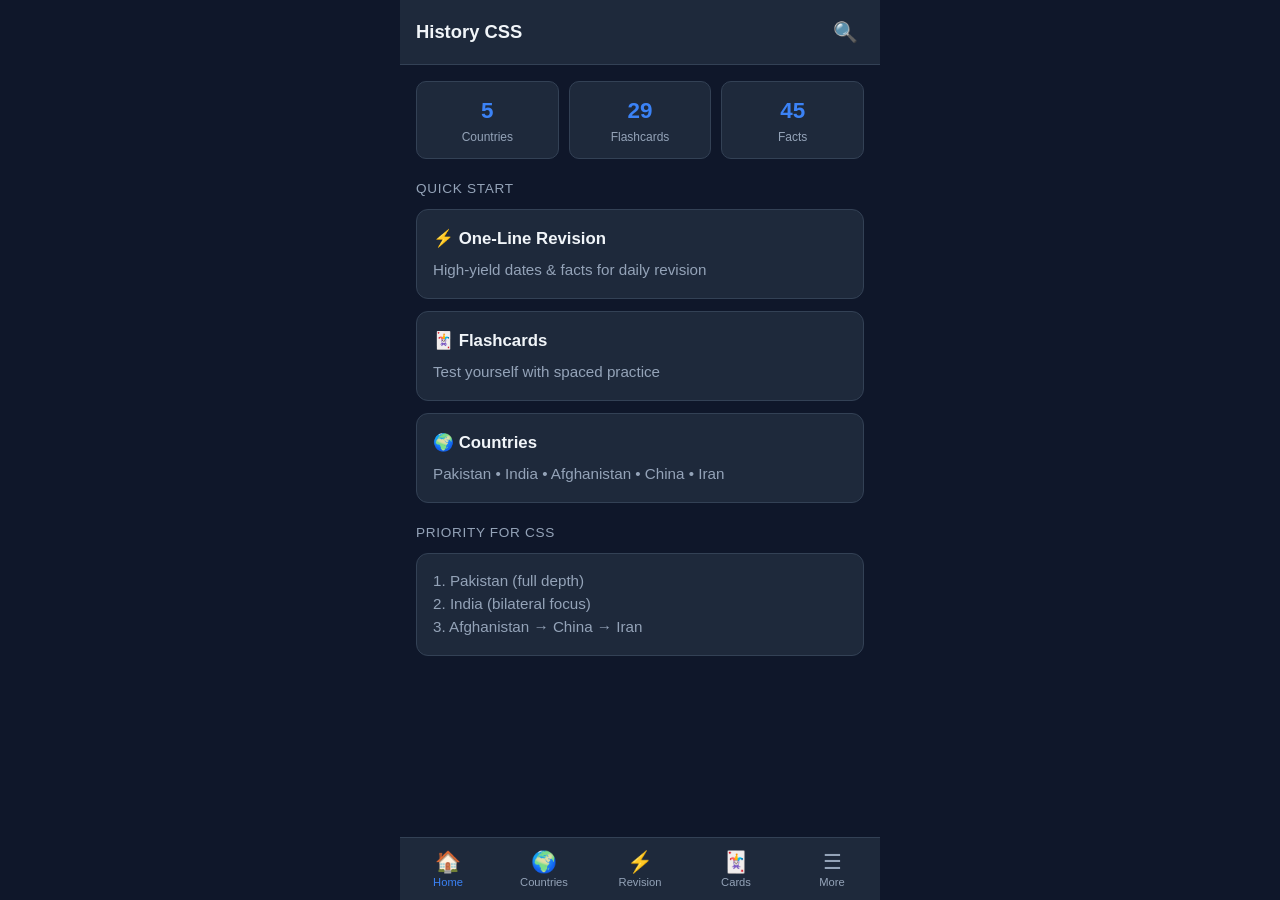
<file: app/index.html>
<!DOCTYPE html>
<html lang="en">
<head>
  <meta charset="UTF-8" />
  <meta name="viewport" content="width=device-width, initial-scale=1.0, maximum-scale=1.0, user-scalable=no" />
  <meta name="theme-color" content="#0f172a" />
  <meta name="description" content="History Knowledge App for CSS - Pakistan, India, Afghanistan, Iran, China" />
  <meta name="apple-mobile-web-app-capable" content="yes" />
  <meta name="apple-mobile-web-app-status-bar-style" content="black-translucent" />
  <title>History CSS</title>
  <link rel="manifest" href="manifest.json" />
  <link rel="stylesheet" href="css/style.css?v=6" />
  <link rel="icon" href="icons/icon-192.png" />
</head>
<body>
  <div id="app">
    <!-- Header -->
    <header class="header">
      <h1 id="page-title">History CSS</h1>
      <button id="search-btn" class="icon-btn" aria-label="Search">🔍</button>
    </header>

    <!-- Main Content -->
    <main id="content" class="content">
      <!-- Home will be injected here -->
    </main>

    <!-- Bottom Navigation -->
    <nav class="bottom-nav">
      <button class="nav-item active" data-page="home">
        <span class="nav-icon">🏠</span>
        <span class="nav-label">Home</span>
      </button>
      <button class="nav-item" data-page="countries">
        <span class="nav-icon">🌍</span>
        <span class="nav-label">Countries</span>
      </button>
      <button class="nav-item" data-page="revision">
        <span class="nav-icon">⚡</span>
        <span class="nav-label">Revision</span>
      </button>
      <button class="nav-item" data-page="flashcards">
        <span class="nav-icon">🃏</span>
        <span class="nav-label">Cards</span>
      </button>
      <button class="nav-item" data-page="more">
        <span class="nav-icon">☰</span>
        <span class="nav-label">More</span>
      </button>
    </nav>
  </div>

  <!-- Search Modal -->
  <div id="search-modal" class="modal hidden">
    <div class="modal-content">
      <input type="search" id="search-input" placeholder="Search events, leaders, dates..." autofocus />
      <div id="search-results"></div>
      <button id="close-search" class="btn">Close</button>
    </div>
  </div>

  <script src="js/data.js?v=6"></script>
  <script src="js/app.js?v=6"></script>
</body>
</html>
</file>
<file: app/css/style.css>
:root {
  --bg: #0f172a;
  --card: #1e293b;
  --text: #f1f5f9;
  --text-muted: #94a3b8;
  --primary: #3b82f6;
  --primary-dark: #2563eb;
  --accent: #22c55e;
  --border: #334155;
  --danger: #ef4444;
}

* {
  margin: 0;
  padding: 0;
  box-sizing: border-box;
  -webkit-tap-highlight-color: transparent;
}

body {
  font-family: -apple-system, BlinkMacSystemFont, "Segoe UI", Roboto, sans-serif;
  background: var(--bg);
  color: var(--text);
  line-height: 1.5;
  overflow-x: hidden;
  min-height: 100vh;
  min-height: 100dvh;
}

#app {
  display: flex;
  flex-direction: column;
  min-height: 100vh;
  min-height: 100dvh;
  max-width: 480px;
  margin: 0 auto;
  position: relative;
}

/* Header */
.header {
  display: flex;
  align-items: center;
  justify-content: space-between;
  padding: 14px 16px;
  background: var(--card);
  border-bottom: 1px solid var(--border);
  position: sticky;
  top: 0;
  z-index: 50;
}

.header h1 {
  font-size: 1.15rem;
  font-weight: 600;
}

.icon-btn {
  background: none;
  border: none;
  font-size: 1.25rem;
  cursor: pointer;
  padding: 6px;
  color: var(--text);
}

/* Content */
.content {
  flex: 1;
  padding: 16px;
  padding-bottom: 80px;
  overflow-y: auto;
}

/* Cards */
.card {
  background: var(--card);
  border-radius: 12px;
  padding: 16px;
  margin-bottom: 12px;
  border: 1px solid var(--border);
}

.card h2, .card h3 {
  margin-bottom: 8px;
  font-size: 1.05rem;
}

.card p, .card li {
  color: var(--text-muted);
  font-size: 0.95rem;
}

.card ul {
  padding-left: 18px;
  margin-top: 6px;
}

/* Country Grid */
.country-grid {
  display: grid;
  grid-template-columns: 1fr 1fr;
  gap: 12px;
}

.country-card {
  background: var(--card);
  border-radius: 12px;
  padding: 20px 12px;
  text-align: center;
  border: 1px solid var(--border);
  cursor: pointer;
  transition: transform 0.15s, border-color 0.15s;
}

.country-card:active {
  transform: scale(0.97);
  border-color: var(--primary);
}

.country-card .flag {
  font-size: 2rem;
  margin-bottom: 6px;
}

.country-card .name {
  font-weight: 600;
  font-size: 0.95rem;
}

/* List items */
.list-item {
  display: flex;
  justify-content: space-between;
  align-items: center;
  padding: 14px 0;
  border-bottom: 1px solid var(--border);
  cursor: pointer;
}

.list-item:last-child {
  border-bottom: none;
}

.list-item .title {
  font-weight: 500;
}

.list-item .meta {
  font-size: 0.85rem;
  color: var(--text-muted);
}

/* One-line revision */
.revision-item {
  background: var(--card);
  border-radius: 10px;
  padding: 14px 16px;
  margin-bottom: 10px;
  border-left: 4px solid var(--primary);
}

.revision-item .label {
  font-size: 0.8rem;
  color: var(--text-muted);
  margin-bottom: 2px;
}

.revision-item .value {
  font-weight: 600;
  font-size: 1rem;
}

/* Flashcards */
.flashcard-container {
  perspective: 1000px;
  margin: 20px 0;
}

.flashcard {
  background: var(--card);
  border-radius: 16px;
  padding: 32px 20px;
  min-height: 220px;
  display: flex;
  flex-direction: column;
  justify-content: center;
  align-items: center;
  text-align: center;
  border: 1px solid var(--border);
  cursor: pointer;
  position: relative;
}

.flashcard .question {
  font-size: 1.15rem;
  font-weight: 500;
}

.flashcard .answer {
  font-size: 1.25rem;
  font-weight: 600;
  color: var(--accent);
  display: none;
}

.flashcard.show-answer .question {
  display: none;
}

.flashcard.show-answer .answer {
  display: block;
}

.flashcard-actions {
  display: flex;
  gap: 10px;
  margin-top: 16px;
}

.btn {
  flex: 1;
  padding: 12px;
  border: none;
  border-radius: 10px;
  font-weight: 600;
  font-size: 0.95rem;
  cursor: pointer;
}

.btn-primary {
  background: var(--primary);
  color: white;
}

.btn-secondary {
  background: var(--card);
  color: var(--text);
  border: 1px solid var(--border);
}

.btn-success {
  background: var(--accent);
  color: #052e16;
}

.btn-danger {
  background: var(--danger);
  color: white;
}

/* Bottom Nav */
.bottom-nav {
  position: fixed;
  bottom: 0;
  left: 50%;
  transform: translateX(-50%);
  width: 100%;
  max-width: 480px;
  display: flex;
  background: var(--card);
  border-top: 1px solid var(--border);
  padding: 6px 0 calc(6px + env(safe-area-inset-bottom));
  z-index: 100;
}

.nav-item {
  flex: 1;
  display: flex;
  flex-direction: column;
  align-items: center;
  gap: 2px;
  background: none;
  border: none;
  color: var(--text-muted);
  font-size: 0.7rem;
  padding: 6px 0;
  cursor: pointer;
}

.nav-item.active {
  color: var(--primary);
}

.nav-icon {
  font-size: 1.3rem;
}

/* Modal */
.modal {
  position: fixed;
  inset: 0;
  background: rgba(0,0,0,0.7);
  display: flex;
  align-items: flex-start;
  justify-content: center;
  padding-top: 60px;
  z-index: 200;
}

.modal.hidden {
  display: none;
}

.modal-content {
  background: var(--card);
  width: 90%;
  max-width: 400px;
  border-radius: 14px;
  padding: 16px;
}

#search-input {
  width: 100%;
  padding: 12px 14px;
  border-radius: 10px;
  border: 1px solid var(--border);
  background: var(--bg);
  color: var(--text);
  font-size: 1rem;
  margin-bottom: 12px;
}

#search-results {
  max-height: 300px;
  overflow-y: auto;
  margin-bottom: 12px;
}

.search-result-item {
  padding: 10px 0;
  border-bottom: 1px solid var(--border);
  cursor: pointer;
}

/* Section title */
.section-title {
  font-size: 0.85rem;
  text-transform: uppercase;
  letter-spacing: 0.05em;
  color: var(--text-muted);
  margin: 20px 0 10px;
}

/* Back button */
.back-btn {
  background: none;
  border: none;
  color: var(--primary);
  font-size: 0.95rem;
  margin-bottom: 12px;
  cursor: pointer;
  display: flex;
  align-items: center;
  gap: 4px;
}

/* Progress / stats */
.stats {
  display: flex;
  gap: 10px;
  margin-bottom: 16px;
}

.stat-box {
  flex: 1;
  background: var(--card);
  border-radius: 10px;
  padding: 12px;
  text-align: center;
  border: 1px solid var(--border);
}

.stat-box .num {
  font-size: 1.4rem;
  font-weight: 700;
  color: var(--primary);
}

.stat-box .label {
  font-size: 0.75rem;
  color: var(--text-muted);
}

/* Country Wiki style additions */
.country-hero {
  background: linear-gradient(135deg, #0f766e, #115e59);
  border-radius: 14px;
  padding: 20px;
  margin-bottom: 16px;
  color: white;
}
.country-hero h2 { font-size: 1.5rem; margin-bottom: 10px; }
.hero-tags { display: flex; flex-wrap: wrap; gap: 6px; }
.tag {
  background: rgba(255,255,255,0.2);
  padding: 4px 10px;
  border-radius: 20px;
  font-size: 0.8rem;
}
.tag-sm {
  background: rgba(255,255,255,0.15);
  padding: 3px 8px;
  border-radius: 12px;
  font-size: 0.75rem;
}

.fact-list { padding-left: 18px; }
.fact-list li { margin-bottom: 6px; color: var(--text); }

.leader-label {
  font-size: 0.8rem;
  color: var(--text-muted);
  margin-bottom: 6px;
  text-transform: uppercase;
  letter-spacing: 0.03em;
}
.leader-card {
  display: flex;
  justify-content: space-between;
  align-items: center;
  padding: 12px;
  background: var(--bg);
  border-radius: 10px;
  margin-bottom: 8px;
  border: 1px solid var(--border);
}
.leader-card.current {
  background: rgba(34, 197, 94, 0.12);
  border-color: var(--accent);
}
.leader-name { font-weight: 600; }
.leader-role { font-size: 0.85rem; color: var(--text-muted); }
.leader-period { font-size: 0.8rem; color: var(--text-muted); }
.current-badge {
  background: var(--accent);
  color: #052e16;
  font-size: 0.7rem;
  font-weight: 600;
  padding: 3px 8px;
  border-radius: 10px;
}

.event-card {
  display: flex;
  gap: 12px;
  background: var(--card);
  border-radius: 12px;
  padding: 14px;
  margin-bottom: 10px;
  border: 1px solid var(--border);
}
.event-year {
  background: #fef3c7;
  color: #92400e;
  font-weight: 700;
  font-size: 0.85rem;
  padding: 4px 10px;
  border-radius: 8px;
  height: fit-content;
  min-width: 52px;
  text-align: center;
}
.event-title { font-weight: 600; margin-bottom: 4px; }
.event-desc { font-size: 0.9rem; color: var(--text-muted); line-height: 1.45; }

.wiki-item {
  display: flex;
  justify-content: space-between;
  align-items: center;
  padding: 14px 0;
  border-bottom: 1px solid var(--border);
  cursor: pointer;
}
.wiki-item:last-child { border-bottom: none; }
.wiki-item:active { opacity: 0.7; }
.chevron { color: var(--text-muted); font-size: 1.2rem; }

.link-btn {
  background: none;
  border: none;
  color: var(--primary);
  font-size: 0.9rem;
  margin-top: 12px;
  cursor: pointer;
  padding: 0;
}

.clickable { cursor: pointer; }
.clickable:active { opacity: 0.85; }

.meta { font-size: 0.8rem; color: var(--text-muted); margin-top: 2px; }
.meta-small { font-size: 0.75rem; color: var(--text-muted); margin-top: 4px; }
</file>
